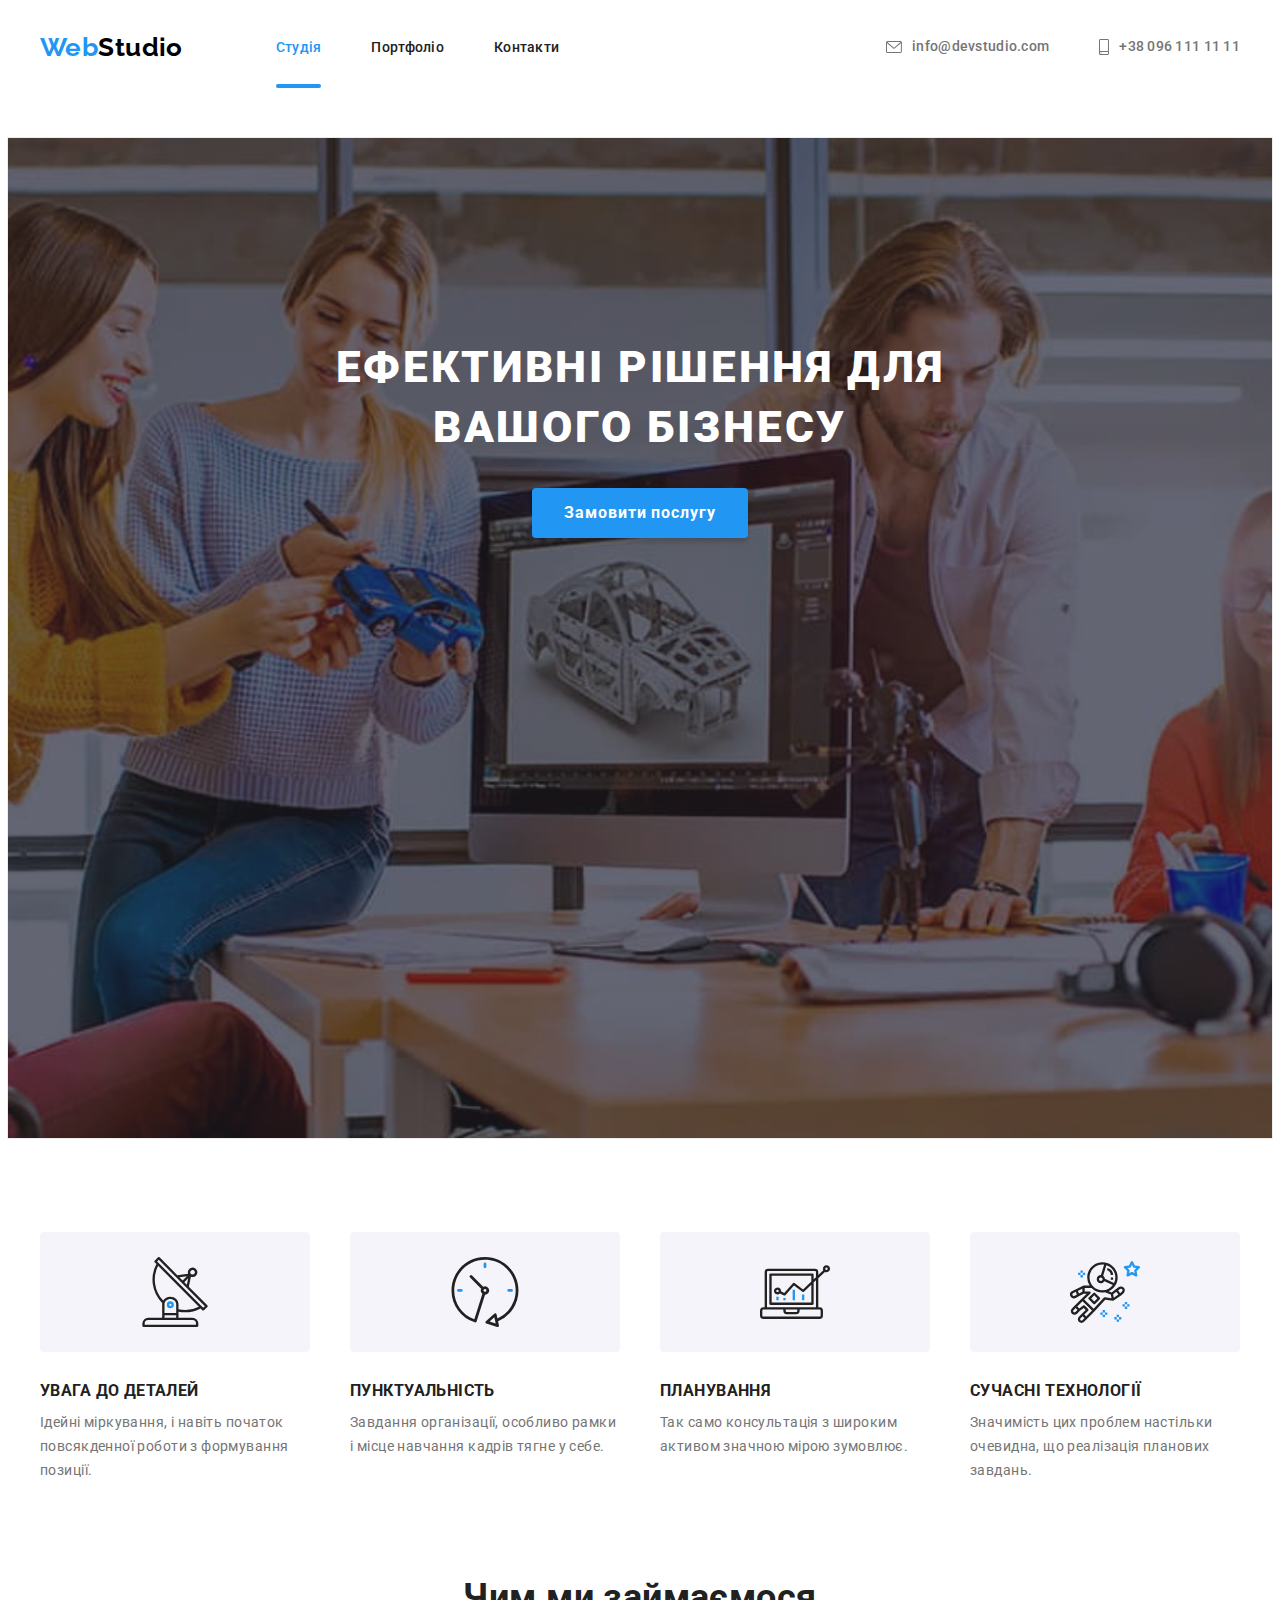
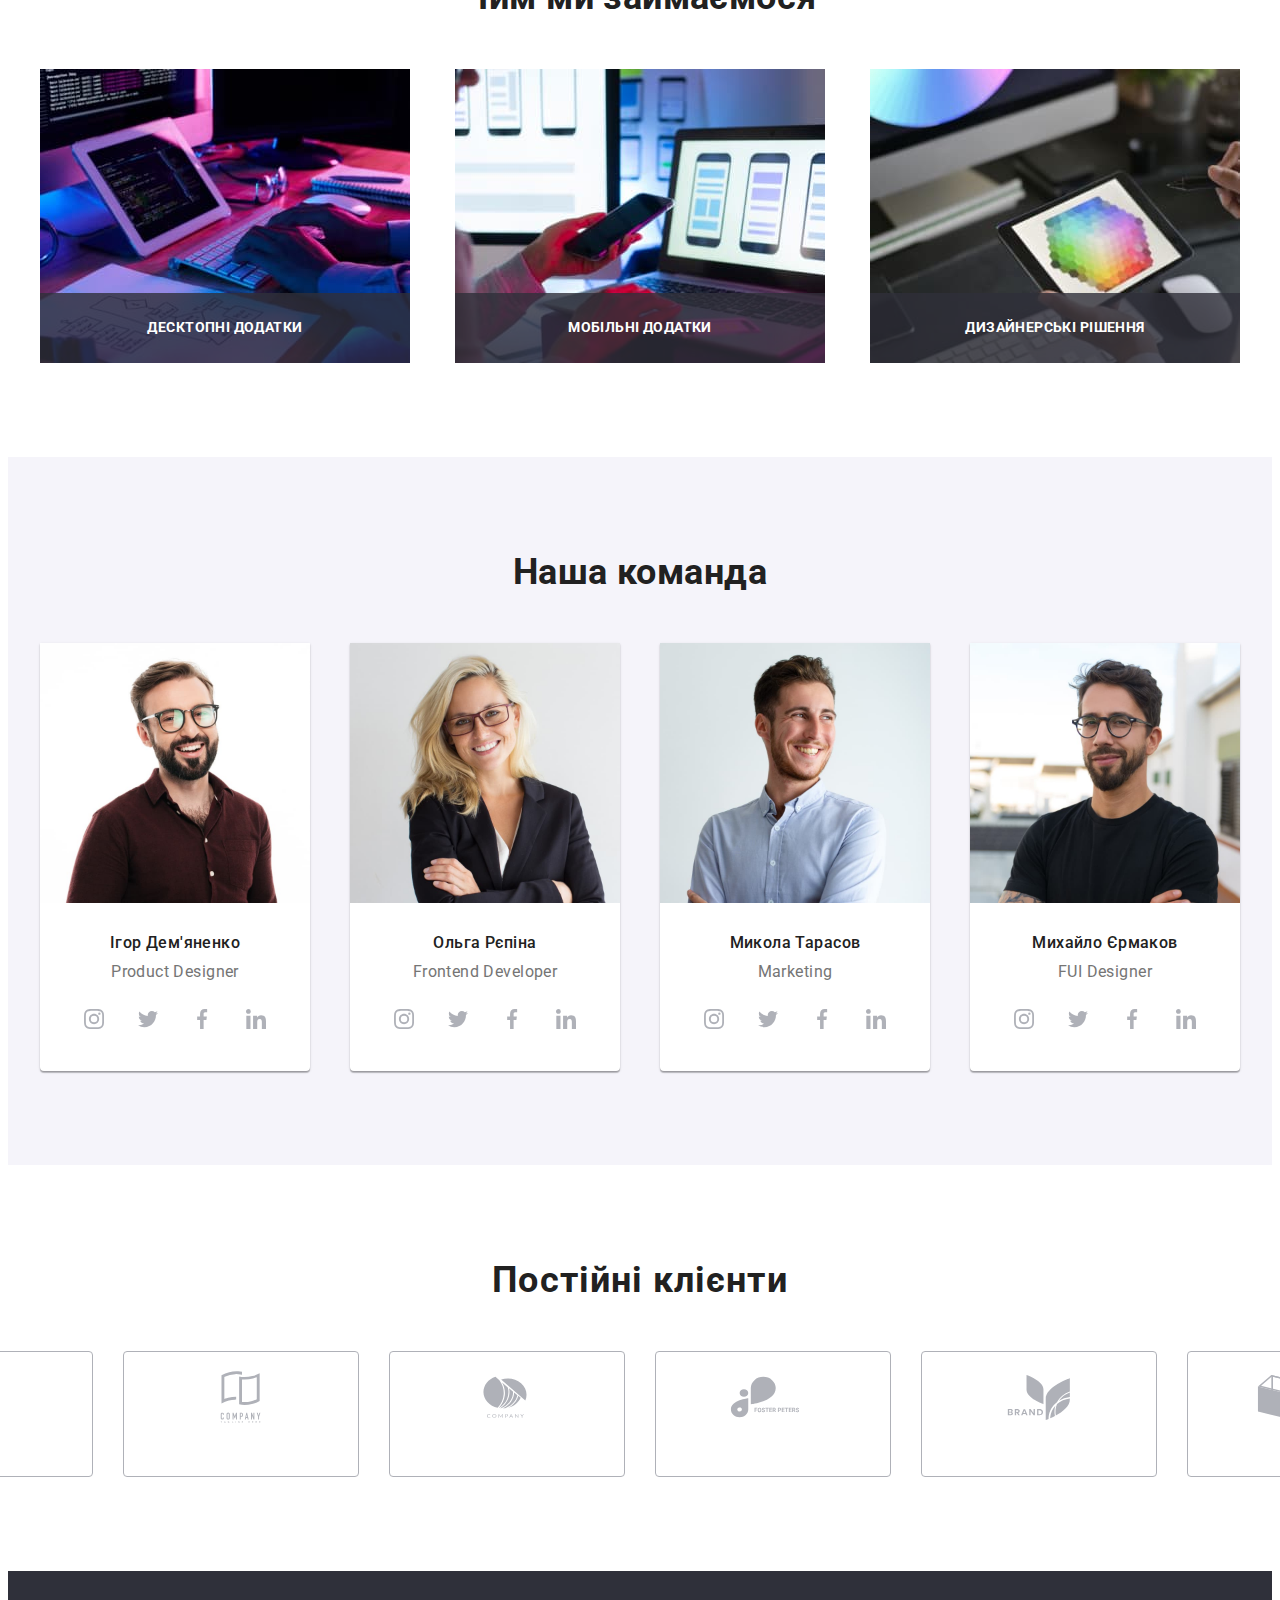
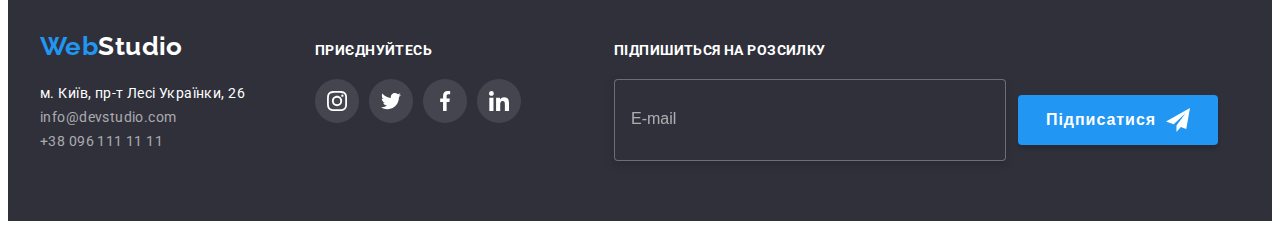
<file: index.html>
<!DOCTYPE html>
<html lang="uk">
  <head>
    <meta charset="UTF-8" />
    <meta http-equiv="X-UA-Compatible" content="IE=edge" />
    <meta name="viewport" content="width=device-width, initial-scale=1.0" />
    <title>WebStudio</title>
    <link
      href="https://fonts.googleapis.com/css2?family=Raleway:wght@700&family=Roboto:wght@400;500;700;900&display=swap"
      rel="stylesheet"
    />
    <link
      rel="stylesheet"
      href="https://cdnjs.cloudflare.com/ajax/libs/modern-normalize/1.1.0/modern-normalize.min.css"
      integrity="sha512-wpPYUAdjBVSE4KJnH1VR1HeZfpl1ub8YT/NKx4PuQ5NmX2tKuGu6U/JRp5y+Y8XG2tV+wKQpNHVUX03MfMFn9Q=="
      crossorigin="anonymous"
      referrerpolicy="no-referrer"
    />
    <link rel="stylesheet" href="./css/main.min.css" />
  </head>

  <body>
    <header class="page-header">
      <div class="container page-header-container">
        <nav class="page-nav">
          <a class="logo" href="./index.html">
            <span class="logo__img">Web</span>Studio
          </a>
          <ul class="nav">
            <li class="nav__link">
              <a
                href="./index.html"
                class="nav__link-name nav__link-name_current"
                >Студія</a
              >
            </li>
            <li class="nav__link">
              <a href="./portfolio.html" class="nav__link-name">Портфоліо</a>
            </li>
            <li class="nav__link">
              <a href="/" class="nav__link-name">Контакти</a>
            </li>
          </ul>
        </nav>
        <ul class="page-nav">
          <li class="page-inform">
            <a href="mailto:info@devstudio.com" class="page-inform__mail">
              <svg class="page-inform__envelope" width="16px" height="12px">
                <use href="./images/symbol-defs.svg#icon-envelope"></use>
              </svg>
              info@devstudio.com
            </a>
          </li>
          <li>
            <a href="tel:+380961111111" class="page-inform__tel">
              <svg class="page-inform__telephone" width="10px" height="16px">
                <use href="./images/symbol-defs.svg#icon-telephone"></use>
              </svg>
              +38 096 111 11 11
            </a>
          </li>
        </ul>
      </div>
    </header>

    <main>
      <section class="decision overlay">
        <div class="container">
          <h1 class="decision-business">
            Ефективні рішення для вашого бізнесу
          </h1>
          <button
            type="button"
            class="decision-business-button"
            data-modal-open
          >
            Замовити послугу
          </button>
        </div>
      </section>

      <section class="characteristic">
        <div class="container">
          <h2 class="visually-hidden">Особливості</h2>
          <ul class="characteristic__features">
            <li>
              <div class="characteristic__link">
                <svg class="characteristic__icon" width="70px" height="70px">
                  <use href="./images/symbol-defs.svg#icon-detail"></use>
                </svg>
              </div>
              <h3 class="characteristic__title">Увага до деталей</h3>
              <p class="characteristic__text">
                Ідейні міркування, і навіть початок повсякденної роботи з
                формування позиції.
              </p>
            </li>
            <li>
              <div class="characteristic__link">
                <svg class="characteristic__icon" width="70px" height="70px">
                  <use href="./images/symbol-defs.svg#icon-punctual"></use>
                </svg>
              </div>
              <h3 class="characteristic__title">Пунктуальність</h3>
              <p class="characteristic__text">
                Завдання організації, особливо рамки і місце навчання кадрів
                тягне у себе.
              </p>
            </li>
            <li>
              <div class="characteristic__link">
                <svg class="characteristic__icon" width="70px" height="70px">
                  <use href="./images/symbol-defs.svg#icon-plan"></use>
                </svg>
              </div>
              <h3 class="characteristic__title">Планування</h3>
              <p class="characteristic__text">
                Так само консультація з широким активом значною мірою зумовлює.
              </p>
            </li>
            <li>
              <div class="characteristic__link">
                <svg class="characteristic__icon" width="70px" height="70px">
                  <use href="./images/symbol-defs.svg#icon-tehnology"></use>
                </svg>
              </div>
              <h3 class="characteristic__title">Сучасні технології</h3>
              <p class="characteristic__text">
                Значимість цих проблем настільки очевидна, що реалізація
                планових завдань.
              </p>
            </li>
          </ul>
        </div>
      </section>

      <section class="work">
        <div class="container">
          <h3 class="work__sens">Чим ми займаємося</h3>
          <ul class="work__img">
            <li class="work__picture">
              <img src="./images/img1.jpg" alt="клавіатура" width="370" />
              <p class="work__labels">Десктопні додатки</p>
            </li>
            <li class="work__picture">
              <img src="./images/img2.jpg" alt="ноут" width="370" />
              <p class="work__labels">Мобільні додатки</p>
            </li>
            <li class="work__picture">
              <img src="./images/img3.jpg" alt="планшет" width="370" />
              <p class="work__labels">Дизайнерські рішення</p>
            </li>
          </ul>
        </div>
      </section>
      <section class="team">
        <div class="container">
          <h2 class="team__people">Наша команда</h2>
          <ul class="team__list">
            <li class="team__card">
              <img src="./images/img4.jpg" alt="Ігор Дем'яненко" width="270" />
              <div class="team__box">
                <h3 class="team__name">Ігор Дем'яненко</h3>
                <p class="team__profession">Product Designer</p>
                <ul class="social-list">
                  <li class="social-list__item">
                    <a href="" class="social-list__link">
                      <svg class="social-list__icon" width="20px" height="20px">
                        <use
                          href="./images/symbol-defs.svg#icon-instagram"
                        ></use>
                      </svg>
                    </a>
                  </li>
                  <li class="social-list__item">
                    <a href="" class="social-list__link">
                      <svg class="social-list__icon" width="20px" height="20px">
                        <use href="./images/symbol-defs.svg#icon-twitter"></use>
                      </svg>
                    </a>
                  </li>
                  <li class="social-list__item">
                    <a href="" class="social-list__link">
                      <svg class="social-list__icon" width="20px" height="20px">
                        <use
                          href="./images/symbol-defs.svg#icon-facebook"
                        ></use>
                      </svg>
                    </a>
                  </li>
                  <li class="social-list__item">
                    <a href="" class="social-list__link">
                      <svg class="social-list__icon" width="20px" height="20px">
                        <use
                          href="./images/symbol-defs.svg#icon-linkedin"
                        ></use>
                      </svg>
                    </a>
                  </li>
                </ul>
              </div>
            </li>
            <li class="team__card">
              <img src="./images/img5.jpg" alt="Ольга Рєпіна" width="270" />
              <div class="team__box">
                <h3 class="team__name">Ольга Рєпіна</h3>
                <p class="team__profession">Frontend Developer</p>
                <ul class="social-list">
                  <li class="social-list__item">
                    <a href="" class="social-list__link">
                      <svg class="social-list__icon" width="20px" height="20px">
                        <use
                          href="./images/symbol-defs.svg#icon-instagram"
                        ></use>
                      </svg>
                    </a>
                  </li>
                  <li class="social-list__item">
                    <a href="" class="social-list__link">
                      <svg class="social-list__icon" width="20px" height="20px">
                        <use href="./images/symbol-defs.svg#icon-twitter"></use>
                      </svg>
                    </a>
                  </li>
                  <li class="social-list__item">
                    <a href="" class="social-list__link">
                      <svg class="social-list__icon" width="20px" height="20px">
                        <use
                          href="./images/symbol-defs.svg#icon-facebook"
                        ></use>
                      </svg>
                    </a>
                  </li>
                  <li class="social-list__item">
                    <a href="" class="social-list__link">
                      <svg class="social-list__icon" width="20px" height="20px">
                        <use
                          href="./images/symbol-defs.svg#icon-linkedin"
                        ></use>
                      </svg>
                    </a>
                  </li>
                </ul>
              </div>
            </li>
            <li class="team__card">
              <img src="./images/img6.jpg" alt="Микола Тарасов" width="270" />
              <div class="team__box">
                <h3 class="team__name">Микола Тарасов</h3>
                <p class="team__profession">Marketing</p>
                <ul class="social-list">
                  <li class="social-list__item">
                    <a href="" class="social-list__link">
                      <svg class="social-list__icon" width="20px" height="20px">
                        <use
                          href="./images/symbol-defs.svg#icon-instagram"
                        ></use>
                      </svg>
                    </a>
                  </li>
                  <li class="social-list__item">
                    <a href="" class="social-list__link">
                      <svg class="social-list__icon" width="20px" height="20px">
                        <use href="./images/symbol-defs.svg#icon-twitter"></use>
                      </svg>
                    </a>
                  </li>
                  <li class="social-list__item">
                    <a href="" class="social-list__link">
                      <svg class="social-list__icon" width="20px" height="20px">
                        <use
                          href="./images/symbol-defs.svg#icon-facebook"
                        ></use>
                      </svg>
                    </a>
                  </li>
                  <li class="social-list__item">
                    <a href="" class="social-list__link">
                      <svg class="social-list__icon" width="20px" height="20px">
                        <use
                          href="./images/symbol-defs.svg#icon-linkedin"
                        ></use>
                      </svg>
                    </a>
                  </li>
                </ul>
              </div>
            </li>
            <li class="team__card">
              <img src="./images/img7.jpg" alt="Михайло Єрмаков" width="270" />
              <div class="team__box">
                <h3 class="team__name">Михайло Єрмаков</h3>
                <p class="team__profession">FUI Designer</p>
                <ul class="social-list">
                  <li class="social-list__item">
                    <a href="" class="social-list__link">
                      <svg class="social-list__icon" width="20px" height="20px">
                        <use
                          href="./images/symbol-defs.svg#icon-instagram"
                        ></use>
                      </svg>
                    </a>
                  </li>
                  <li class="social-list__item">
                    <a href="" class="social-list__link">
                      <svg class="social-list-icon" width="20px" height="20px">
                        <use href="./images/symbol-defs.svg#icon-twitter"></use>
                      </svg>
                    </a>
                  </li>
                  <li class="social-list__item">
                    <a href="" class="social-list__link">
                      <svg class="social-lis__icon" width="20px" height="20px">
                        <use
                          href="./images/symbol-defs.svg#icon-facebook"
                        ></use>
                      </svg>
                    </a>
                  </li>
                  <li class="social-list__item">
                    <a href="" class="social-list__link">
                      <svg class="social-list__icon" width="20px" height="20px">
                        <use
                          href="./images/symbol-defs.svg#icon-linkedin"
                        ></use>
                      </svg>
                    </a>
                  </li>
                </ul>
              </div>
            </li>
          </ul>
        </div>
      </section>
      <section class="clients">
        <div class="container">
          <h2 class="clients__base">Постійні клієнти</h2>
          <ul class="clients__name">
            <li class="clients__list">
              <a href="" class="clients__link">
                <svg class="clients__icon" width="106px" height="60px">
                  <use href="./images/symbol-defs.svg#icon-client1"></use>
                </svg>
              </a>
            </li>
            <li class="clients__list">
              <a href="" class="clients__link">
                <svg class="clients__icon" width="106px" height="60px">
                  <use href="./images/symbol-defs.svg#icon-client2"></use>
                </svg>
              </a>
            </li>
            <li class="clients__list">
              <a href="" class="clients__link">
                <svg class="clients__icon" width="106px" height="60px">
                  <use href="./images/symbol-defs.svg#icon-client3"></use>
                </svg>
              </a>
            </li>
            <li class="clients__list">
              <a href="" class="clients__link">
                <svg class="clients__icon" width="106px" height="60px">
                  <use href="./images/symbol-defs.svg#icon-client4"></use>
                </svg>
              </a>
            </li>
            <li class="clients__list">
              <a href="" class="clients__link">
                <svg class="clients__icon" width="106px" height="60px">
                  <use href="./images/symbol-defs.svg#icon-client5"></use>
                </svg>
              </a>
            </li>
            <li class="clients__list">
              <a href="" class="clients__link">
                <svg class="clients__icon" width="106px" height="60px">
                  <use href="./images/symbol-defs.svg#icon-client6"></use>
                </svg>
              </a>
            </li>
          </ul>
        </div>
      </section>
    </main>

    <footer class="footer">
      <div class="container footer__info">
        <div>
          <a class="footer__logo" href="./index.html">
            <span class="footer__web">Web</span>Studio
          </a>
          <address class="footer__place">
            <ul class="footer__information">
              <li>
                <a
                  href="https://goo.gl/maps/CPtrU1FHBa2aNyZL9"
                  target="_blank"
                  rel="noopener noreferrer nofollow"
                  class="footer__street"
                  >м. Київ, пр-т Лесі Українки, 26</a
                >
              </li>
              <li>
                <a href="mailto:info@devstudio.com" class="footer__mail"
                  >info@devstudio.com</a
                >
              </li>
              <li>
                <a href="tel:+380961111111" class="footer__number"
                  >+38 096 111 11 11</a
                >
              </li>
            </ul>
          </address>
        </div>
        <div class="box">
          <p class="box__down">Приєднуйтесь</p>
          <ul class="box__list">
            <li class="box__item">
              <a href="" class="box__link">
                <svg class="box-icon" width="20px" height="20px">
                  <use href="./images/symbol-defs.svg#icon-instagram"></use>
                </svg>
              </a>
            </li>
            <li class="box__item">
              <a href="" class="box__link">
                <svg class="box__icon" width="20px" height="20px">
                  <use href="./images/symbol-defs.svg#icon-twitter"></use>
                </svg>
              </a>
            </li>
            <li class="box__item">
              <a href="" class="box__link">
                <svg class="box__icon" width="20px" height="20px">
                  <use href="./images/symbol-defs.svg#icon-facebook"></use>
                </svg>
              </a>
            </li>
            <li class="box__item">
              <a href="" class="box__link">
                <svg class="box__icon" width="20px" height="20px">
                  <use href="./images/symbol-defs.svg#icon-linkedin"></use>
                </svg>
              </a>
            </li>
          </ul>
        </div>
        <div class="letter">
          <p class="letter__subscribe">Підпишиться на розсилку</p>
          <form class="letter__link">
            <label>
              <input
                class="letter__mailbox"
                type="email"
                name="e-mail"
                placeholder="E-mail"
            /></label>
            <button class="letter__send" type="submit">
              Підписатися

              <svg class="letter__fly" width="24px" height="24px">
                <use href="./images/symbol-defs.svg#icon-send"></use>
              </svg>
            </button>
          </form>
        </div>
      </div>
    </footer>

    <div class="backdrop is-hidden" data-modal>
      <div class="modal">
        <button type="button" class="close" data-modal-close>
          <svg class="modal-close-button" width="11" height="11">
            <use href="./images/symbol-defs.svg#icon-close"></use>
          </svg>
        </button>
        <form class="modal-form">
          <p class="modal-form-header">
            Залиште свої дані, ми вам передзвонимо
          </p>

          <label class="modal-form-field">
            <span class="modal-form-field-name">Ім'я</span>
            <div class="modal-form-input-box">
              <input
                class="modal-form-input"
                type="text"
                name="user-name"
                required
                pattern="^[a-zA-Zа-яА-я]+"
                minlength="2"
              />
              <svg class="modal-form-input-icon" width="18px" height="18px">
                <use href="./images/symbol-defs.svg#icon-person-black"></use>
              </svg>
            </div>
          </label>

          <label class="modal-form-field">
            <span class="modal-form-field-name">Телефон</span>
            <div class="modal-form-input-box">
              <input
                class="modal-form-input"
                type="tel"
                name="user-telephone"
                required
                pattern="[0-9]{3}-[0-9]{3}-[0-9]{2}-[0-9]{2}"
                title="XXX-XXX-XX-XX"
              />
              <svg class="modal-form-input-icon" width="18px" height="18px">
                <use href="./images/symbol-defs.svg#icon-phone-black"></use>
              </svg>
            </div>
          </label>

          <label class="modal-form-field">
            <span class="modal-form-field-name">Пошта</span>
            <div class="modal-form-input-box">
              <input
                class="modal-form-input"
                type="email"
                name="user-email"
                required
              />
              <svg class="modal-form-input-icon" width="18px" height="18px">
                <use href="./images/symbol-defs.svg#icon-email-black"></use>
              </svg>
            </div>
          </label>

          <label class="modal-form-field">
            <span class="modal-form-field-name">Коментар</span>
            <textarea
              name="user-message"
              class="modal-form-message"
              placeholder="Введіть текст"
            ></textarea>
          </label>

          <label for="user-terms" class="modal-form-check-agreement">
            <input
              id="user-terms"
              type="checkbox"
              name="user-terms"
              class="modal-form-check visually-hidden"
            />
            <span class="modal-form-fake-checkbox"> </span>
            Погоджуюся з розсилкою та приймаю&nbsp;
            <a href="" class="modal-form-doc"> Умови договору</a>
          </label>

          <button type="submit" class="modal-form-sumbit">Відправити</button>
        </form>
      </div>
    </div>

    <script src="./js/modal.js"></script>
  </body>
</html>
</file>
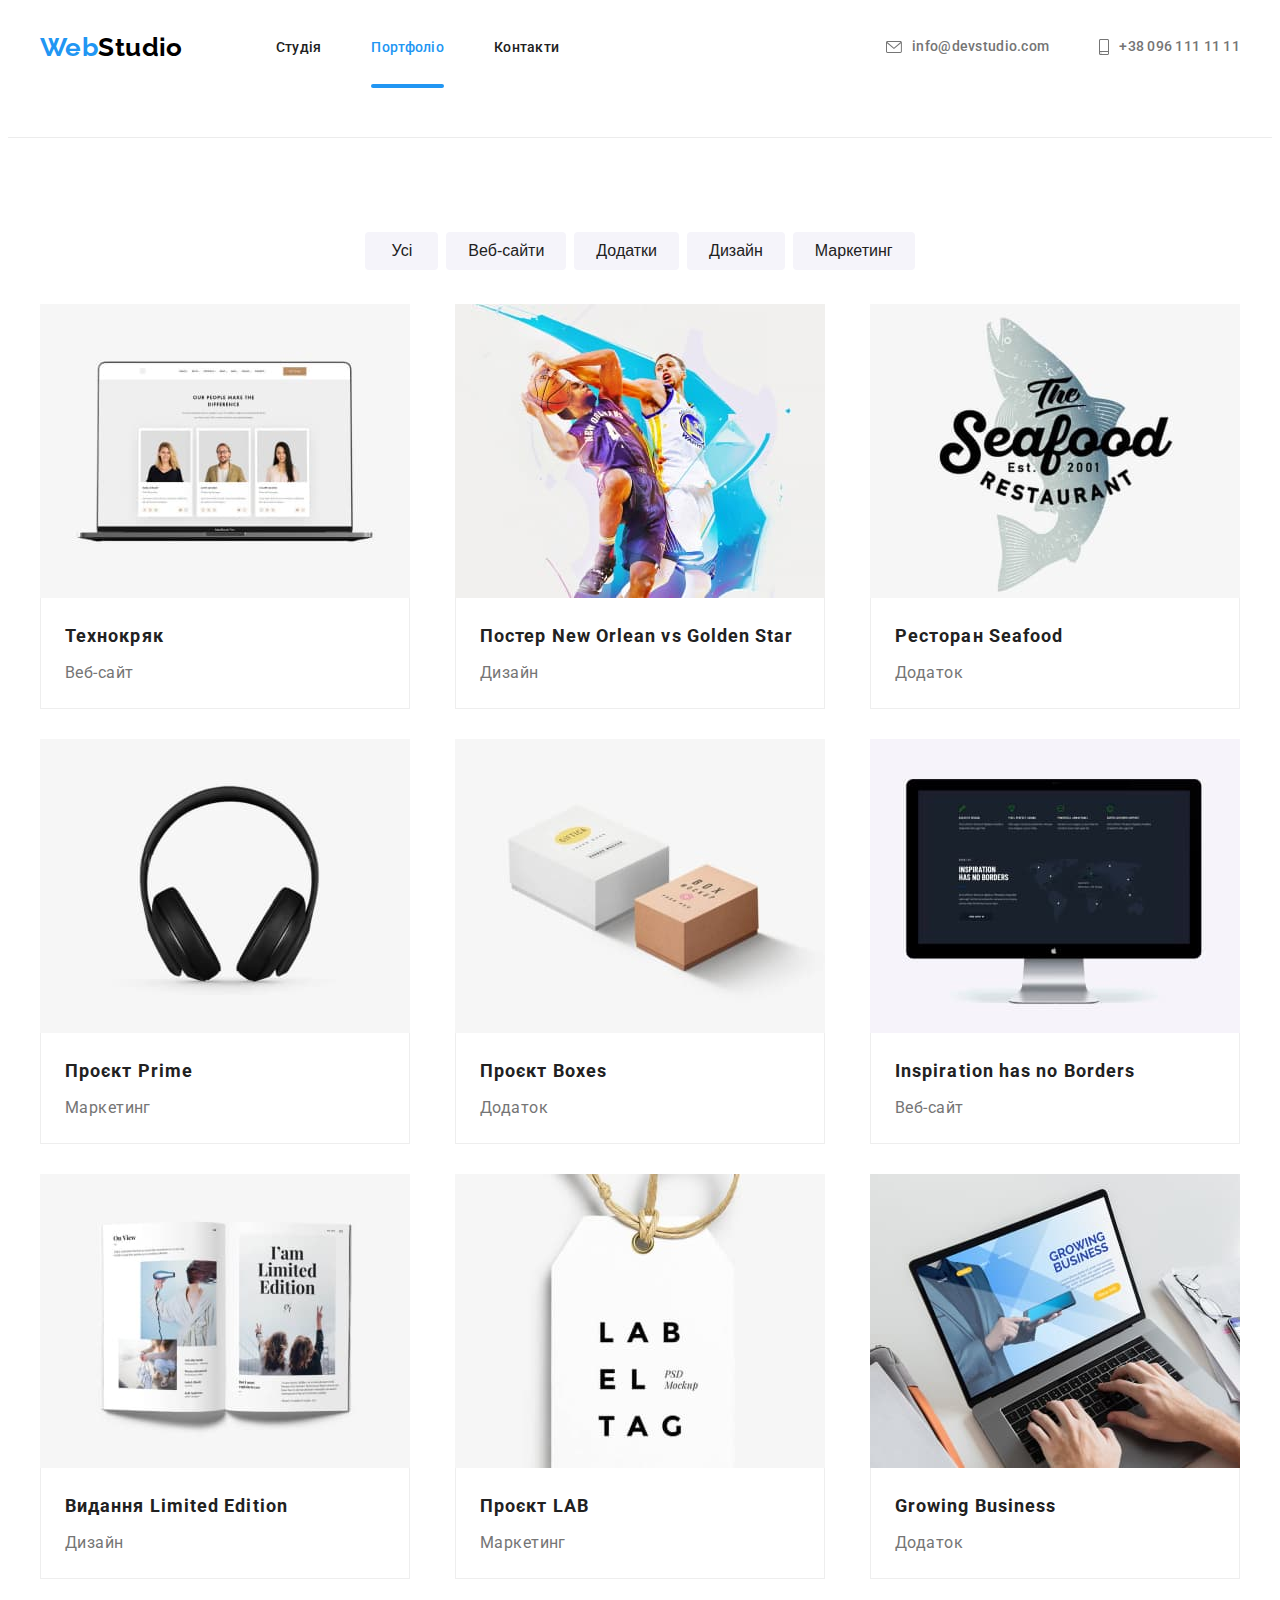
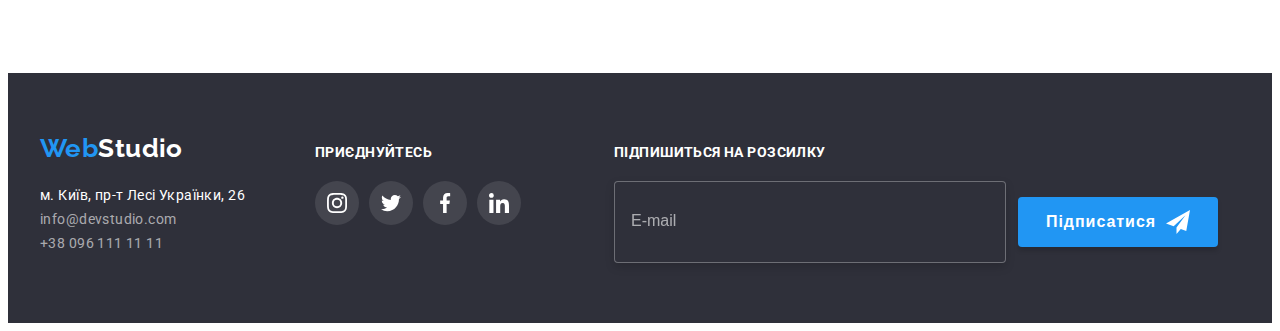
<file: portfolio.html>
<!DOCTYPE html>
<html lang="uk">
  <head>
    <meta charset="UTF-8" />
    <meta http-equiv="X-UA-Compatible" content="IE=edge" />
    <meta name="viewport" content="width=device-width, initial-scale=1.0" />
    <title>WebStudio</title>
    <link
      href="https://fonts.googleapis.com/css2?family=Raleway:wght@700&family=Roboto:wght@400;500;700;900&display=swap"
      rel="stylesheet"
    />
    <link
      rel="stylesheet"
      href="https://cdnjs.cloudflare.com/ajax/libs/modern-normalize/1.1.0/modern-normalize.min.css"
      integrity="sha512-wpPYUAdjBVSE4KJnH1VR1HeZfpl1ub8YT/NKx4PuQ5NmX2tKuGu6U/JRp5y+Y8XG2tV+wKQpNHVUX03MfMFn9Q=="
      crossorigin="anonymous"
      referrerpolicy="no-referrer"
    />
    <link rel="stylesheet" href="css/portfolio.min.css" />
  </head>

  <body>
    <header class="page-header">
      <div class="container page-header-container">
        <nav class="page-nav">
          <a class="logo" href="./index.html">
            <span class="logo__img">Web</span>Studio
          </a>
          <ul class="nav">
            <li class="nav__link">
              <a href="./index.html" class="nav__link-name">Студія</a>
            </li>
            <li class="nav__link">
              <a
                href="./portfolio.html"
                class="nav__link-name nav__link-name_current"
                >Портфоліо</a
              >
            </li>
            <li class="nav__link">
              <a href="/" class="nav__link-name">Контакти</a>
            </li>
          </ul>
        </nav>
        <ul class="page-nav">
          <li class="page-inform">
            <a href="mailto:info@devstudio.com" class="page-inform__mail">
              <svg class="page-inform__envelope" width="16px" height="12px">
                <use href="./images/symbol-defs.svg#icon-envelope"></use>
              </svg>
              info@devstudio.com
            </a>
          </li>
          <li>
            <a href="tel:+380961111111" class="page-inform__tel">
              <svg class="page-inform__telephone" width="10px" height="16px">
                <use href="./images/symbol-defs.svg#icon-telephone"></use>
              </svg>
              +38 096 111 11 11
            </a>
          </li>
        </ul>
      </div>
    </header>

    <main>
      <section class="portfolio">
        <div class="container">
          <h1 class="visually-hidden">Портфоліо</h1>
          <ul class="button-nav">
            <li class="button-nav__choice">
              <button class="button" type="button">Усі</button>
            </li>
            <li class="button-nav__choice">
              <button class="button" type="button">Веб-сайти</button>
            </li>
            <li class="button-nav__choice">
              <button class="button" type="button">Додатки</button>
            </li>
            <li class="button-nav__choice">
              <button class="button" type="button">Дизайн</button>
            </li>
            <li class="button-nav__choice">
              <button class="button" type="button">Маркетинг</button>
            </li>
          </ul>
          <ul class="portfolio-box">
            <li>
              <a href="" class="portfolio-box__text">
                <div class="images-overlay">
                  <img src="./images/img8.jpg" alt="Технокряк" width="370" />
                  <p class="overlay-portfolio">
                    Ресурс пропонує комплексні пропозиції з різним рівнем
                    функціоналу та сервісів. Все це дозволить відвідувачу
                    отримати вичерпні відомості про компанію чи приватну особу.
                  </p>
                </div>
                <div class="portfolio-box__picture">
                  <h2 class="portfolio-box__img">Технокряк</h2>
                  <p class="portfolio-box__name">Веб-сайт</p>
                </div>
              </a>
            </li>
            <li>
              <a href="" class="portfolio-box__text">
                <div class="images-overlay">
                  <img src="./images/img9.jpg" alt="Постер" width="370" />
                  <p class="overlay-portfolio">
                    Ресурс пропонує комплексні пропозиції з різним рівнем
                    функціоналу та сервісів. Все це дозволить відвідувачу
                    отримати вичерпні відомості про компанію чи приватну особу.
                  </p>
                </div>
                <div class="portfolio-box__picture">
                  <h2 class="portfolio-box__img">
                    Постер New Orlean vs Golden Star
                  </h2>
                  <p class="portfolio-box__name">Дизайн</p>
                </div>
              </a>
            </li>
            <li>
              <a href="" class="portfolio-box__text">
                <div class="images-overlay">
                  <img src="./images/img10.jpg" alt="Ресторан" width="370" />
                  <p class="overlay-portfolio">
                    Ресурс пропонує комплексні пропозиції з різним рівнем
                    функціоналу та сервісів. Все це дозволить відвідувачу
                    отримати вичерпні відомості про компанію чи приватну особу.
                  </p>
                </div>
                <div class="portfolio-box__picture">
                  <h2 class="portfolio-box__img">Ресторан Seafood</h2>
                  <p class="portfolio-box__name">Додаток</p>
                </div>
              </a>
            </li>
            <li>
              <a href="" class="portfolio-box__text">
                <div class="images-overlay">
                  <img
                    src="./images/img11.jpg"
                    alt="Проєкт Prime"
                    width="370"
                  />
                  <p class="overlay-portfolio">
                    Ресурс пропонує комплексні пропозиції з різним рівнем
                    функціоналу та сервісів. Все це дозволить відвідувачу
                    отримати вичерпні відомості про компанію чи приватну особу.
                  </p>
                </div>
                <div class="portfolio-box__picture">
                  <h2 class="portfolio-box__img">Проєкт Prime</h2>
                  <p class="portfolio-box__name">Маркетинг</p>
                </div>
              </a>
            </li>
            <li>
              <a href="" class="portfolio-box__text">
                <div class="images-overlay">
                  <img
                    src="./images/img12.jpg"
                    alt="Проєкт Boxes"
                    width="370"
                  />
                  <p class="overlay-portfolio">
                    Ресурс пропонує комплексні пропозиції з різним рівнем
                    функціоналу та сервісів. Все це дозволить відвідувачу
                    отримати вичерпні відомості про компанію чи приватну особу.
                  </p>
                </div>
                <div class="portfolio-box__picture">
                  <h2 class="portfolio-box__img">Проєкт Boxes</h2>
                  <p class="portfolio-box__name">Додаток</p>
                </div>
              </a>
            </li>
            <li>
              <a href="" class="portfolio-box__text">
                <div class="images-overlay">
                  <img src="./images/img13.jpg" alt="Inspiration" width="370" />
                  <p class="overlay-portfolio">
                    Ресурс пропонує комплексні пропозиції з різним рівнем
                    функціоналу та сервісів. Все це дозволить відвідувачу
                    отримати вичерпні відомості про компанію чи приватну особу.
                  </p>
                </div>
                <div class="portfolio-box__picture">
                  <h2 class="portfolio-box__img">Inspiration has no Borders</h2>
                  <p class="portfolio-box__name">Веб-сайт</p>
                </div>
              </a>
            </li>
            <li>
              <a href="" class="portfolio-box__text">
                <div class="images-overlay">
                  <img src="./images/img14.jpg" alt="Видання" width="370" />
                  <p class="overlay-portfolio">
                    Ресурс пропонує комплексні пропозиції з різним рівнем
                    функціоналу та сервісів. Все це дозволить відвідувачу
                    отримати вичерпні відомості про компанію чи приватну особу.
                  </p>
                </div>
                <div class="portfolio-box__picture">
                  <h2 class="portfolio-box__img">Видання Limited Edition</h2>
                  <p class="portfolio-box__name">Дизайн</p>
                </div>
              </a>
            </li>
            <li>
              <a href="" class="portfolio-box__text">
                <div class="images-overlay">
                  <img src="./images/img15.jpg" alt="Проєкт LAB" width="370" />
                  <p class="overlay-portfolio">
                    Ресурс пропонує комплексні пропозиції з різним рівнем
                    функціоналу та сервісів. Все це дозволить відвідувачу
                    отримати вичерпні відомості про компанію чи приватну особу.
                  </p>
                </div>
                <div class="portfolio-box__picture">
                  <h2 class="portfolio-box__img">Проєкт LAB</h2>
                  <p class="portfolio-box__name">Маркетинг</p>
                </div>
              </a>
            </li>
            <li>
              <a href="" class="portfolio-box__text">
                <div class="images-overlay">
                  <img
                    src="./images/img16.jpg"
                    alt="Growing Business"
                    width="370"
                  />
                  <p class="overlay-portfolio">
                    Ресурс пропонує комплексні пропозиції з різним рівнем
                    функціоналу та сервісів. Все це дозволить відвідувачу
                    отримати вичерпні відомості про компанію чи приватну особу.
                  </p>
                </div>
                <div class="portfolio-box__picture">
                  <h2 class="portfolio-box__img">Growing Business</h2>
                  <p class="portfolio-box__name">Додаток</p>
                </div>
              </a>
            </li>
          </ul>
        </div>
      </section>
    </main>
    <footer class="footer">
      <div class="container footer__info">
        <div>
          <a class="footer__logo" href="./index.html">
            <span class="footer__web">Web</span>Studio
          </a>
          <address class="footer__place">
            <ul class="footer__information">
              <li>
                <a
                  href="https://goo.gl/maps/CPtrU1FHBa2aNyZL9"
                  target="_blank"
                  rel="noopener noreferrer nofollow"
                  class="footer__street"
                  >м. Київ, пр-т Лесі Українки, 26</a
                >
              </li>
              <li>
                <a href="mailto:info@devstudio.com" class="footer__mail"
                  >info@devstudio.com</a
                >
              </li>
              <li>
                <a href="tel:+380961111111" class="footer__number"
                  >+38 096 111 11 11</a
                >
              </li>
            </ul>
          </address>
        </div>
        <div class="box">
          <p class="box__down">Приєднуйтесь</p>
          <ul class="box__list">
            <li class="box__item">
              <a href="" class="box__link">
                <svg class="box-icon" width="20px" height="20px">
                  <use href="./images/symbol-defs.svg#icon-instagram"></use>
                </svg>
              </a>
            </li>
            <li class="box__item">
              <a href="" class="box__link">
                <svg class="box__icon" width="20px" height="20px">
                  <use href="./images/symbol-defs.svg#icon-twitter"></use>
                </svg>
              </a>
            </li>
            <li class="box__item">
              <a href="" class="box__link">
                <svg class="box__icon" width="20px" height="20px">
                  <use href="./images/symbol-defs.svg#icon-facebook"></use>
                </svg>
              </a>
            </li>
            <li class="box__item">
              <a href="" class="box__link">
                <svg class="box__icon" width="20px" height="20px">
                  <use href="./images/symbol-defs.svg#icon-linkedin"></use>
                </svg>
              </a>
            </li>
          </ul>
        </div>
        <div class="letter">
          <p class="letter__subscribe">Підпишиться на розсилку</p>
          <form class="letter__link">
            <label>
              <input
                class="letter__mailbox"
                type="email"
                name="e-mail"
                placeholder="E-mail"
            /></label>
            <button class="letter__send" type="submit">
              Підписатися

              <svg class="letter__fly" width="24px" height="24px">
                <use href="./images/symbol-defs.svg#icon-send"></use>
              </svg>
            </button>
          </form>
        </div>
      </div>
    </footer>
  </body>
</html>
</file>
<file: css/main.min.css>
:root{--primary-text-color: #757575;--title-text-color: #212121;--accent-color: #2196f3;--primary-white-color: #ffffff;--secondary-white-color: rgba(255, 255, 255, 0.6);--secondary-black-color: #000000;--primary-background-color: #f5f5f5;--secondary-background-color: #2f303a;--social-link-color: #afb1b8}body{font-size:14px;font-family:Roboto,sans-serif;letter-spacing:.03em;color:var(--primary-text-color);background-color:var(--primary-white-color)}.visually-hidden{position:absolute;white-space:nowrap;width:1px;height:1px;overflow:hidden;border:0;padding:0;clip:rect(0 0 0 0);clip-path:inset(50%);margin:-1px}h1,h2,h3,h4,h5,h6,p{margin-top:0;margin-bottom:0}ul{margin-top:0;margin-bottom:0;padding-left:0}img{display:block}ul{list-style:none}.container{margin-left:auto;margin-right:auto;width:1200px;padding-left:15px;padding-right:15px}.overlay{background-color:#c4c4c4;max-width:1600px;height:600px;margin-left:auto;margin-right:auto;outline:1px solid #ececec;background-image:linear-gradient(rgba(47, 48, 58, 0.4), rgba(47, 48, 58, 0.4)),url(../images/background.jpg);background-repeat:no-repeat;background-position:center;background-size:cover;background-clip:border-box}.decision-business-button{background-color:var(--accent-color);color:var(--primary-white-color);font-weight:700;font-size:16px;line-height:1.87;letter-spacing:.06em;box-shadow:0px 4px 4px rgba(0,0,0,.15);border-radius:4px;cursor:pointer;font-family:inherit;min-width:216px;min-height:50px;border:rgba(0,0,0,0);justify-content:center;padding:10px 32px;transition:background-color 250ms cubic-bezier(0.4, 0, 0.2, 1)}.decision-business-button:hover,.decision-business-button:focus,.decision-business-button:active{background-color:#188ce8;font-weight:700;font-size:16px;line-height:1.87;letter-spacing:.06em;box-shadow:0px 4px 4px rgba(0,0,0,.15);border-radius:4px;border:rgba(0,0,0,0)}.backdrop{position:fixed;top:0;left:0;background-color:rgba(0,0,0,.2);width:100%;height:100%;z-index:100;transition:opacity 250ms cubic-bezier(0.4, 0, 0.2, 1),visibility 250ms cubic-bezier(0.4, 0, 0.2, 1)}.backdrop.is-hidden{opacity:0;pointer-events:none;visibility:hidden}.modal{position:absolute;width:528px;min-height:581px;background:var(--primary-white-color);box-shadow:0px 1px 3px rgba(0,0,0,.12),0px 1px 1px rgba(0,0,0,.14),0px 2px 1px rgba(0,0,0,.2);border-radius:4px;left:50%;top:50%;transform:translate(-50%, -50%);padding:40px}.close{position:absolute;top:8px;right:8px;display:flex;justify-content:center;align-items:center;width:30px;height:30px;background-color:rgba(0,0,0,0);border:1px solid rgba(0,0,0,.1);border-radius:50%;padding:0;transition:fill 250ms cubic-bezier(0.4, 0, 0.2, 1);cursor:pointer}.modal-form{display:flex;flex-direction:column}.close:hover,.close:focus{fill:var(--accent-color)}.modal-form-input{width:100%;height:40px;font-size:12px;color:var(--primary-text-color);padding-left:42px;border:1px solid rgba(33,33,33,.2);border-radius:4px;transition:border-color 250ms cubic-bezier(0.4, 0, 0.2, 1)}.modal-form-input:focus{outline:none;border-color:var(--accent-color)}.modal-form-field{margin-bottom:10px}.modal-form-header{font-weight:700;font-size:20px;line-height:1.15;text-align:center;letter-spacing:.03em;color:var(--title-text-color);margin-bottom:12px}.modal-form-field-name{font-size:12px;line-height:1.17px;letter-spacing:.01em;color:var(--primary-text-color)}.modal-form-input-box{position:relative;margin-top:4px}.modal-form-input-icon{position:absolute;top:50%;left:12px;transform:translateY(-50%);display:block;transition:fill 250ms cubic-bezier(0.4, 0, 0.2, 1)}.modal-form-input:focus+.modal-form-input-icon{fill:var(--accent-color)}.modal-form-message{resize:none;width:100%;height:120px;font-size:12px;border:1px solid rgba(33,33,33,.2);border-radius:4px;padding:12px 16px;margin-top:4px;transition:border-color 250ms cubic-bezier(0.4, 0, 0.2, 1)}.modal-form-message:focus{outline:none;border-color:var(--accent-color)}.modal-form-message::placeholder{font-size:12px;line-height:1.17px;letter-spacing:.01em;color:rgba(117,117,117,.5)}.modal-form-fake-checkbox{width:16px;height:15px;border-radius:2px;border:1px solid var(--title-text-color);cursor:pointer;margin-right:9px}.modal-form-fake{background-color:var(--accent-color);outline:.2px solid var(--accent-color);opacity:0}.modal-form-check:checked+.modal-form-fake-checkbox{opacity:1;background-color:var(--accent-color);border-radius:2px;border:.2px solid var(--accent-color);background-image:url(../images/icon\ check.svg);background-size:contain;background-origin:border-box}.modal-form-check:focus+.modal-form-fake-checkbox{opacity:1}.modal-form-check{transition:outline 250ms cubic-bezier(0.4, 0, 0.2, 1)}.modal-form-check-agreement{display:flex;align-items:center;line-height:1.71;color:var(--primary-text-color);margin-bottom:30px;margin-top:20px}.modal-form-doc{color:var(--accent-color)}.modal-form-sumbit{width:200px;height:50px;background-color:var(--accent-color);border:rgba(0,0,0,0);box-shadow:0px 4px 4px rgba(0,0,0,.15);border-radius:4px;font-weight:700;font-size:16px;line-height:1.875;letter-spacing:.06em;color:var(--primary-white-color);padding:10px 52px;cursor:pointer;align-self:center;transition:background-color 250ms cubic-bezier(0.4, 0, 0.2, 1)}.modal-form-sumbit:hover,.modal-form-sumbit:focus{background-color:#188ce8;border:rgba(0,0,0,0);box-shadow:0px 4px 4px rgba(39,31,31,.15);border-radius:4px;font-weight:700;font-size:16px;line-height:1.875;letter-spacing:.06em;color:var(--primary-white-color)}.page-header{padding-top:24px;padding-bottom:25px;height:80px;border-bottom:1px solid #ececec}.page-header-container{display:flex;align-items:center;justify-content:space-between}.page-nav{display:flex;align-items:center}.logo{color:var(--secondary-black-color);font-family:Raleway;font-weight:700;font-size:26px;line-height:1.19;text-decoration:none;margin-right:93px}.logo__img{color:var(--accent-color)}.nav{display:flex;align-items:center}.nav__link-name{color:var(--title-text-color);font-weight:500;line-height:1.14;letter-spacing:.02em;text-decoration:none}.nav__link-name:hover,.nav__link-name:focus{color:var(--accent-color);transition:color 250ms cubic-bezier(0.4, 0, 0.2, 1)}.nav__link-name_current{color:var(--accent-color);font-weight:500;line-height:1.14;letter-spacing:.02em;position:relative}.nav__link-name_current::after{content:"";position:absolute;display:block;background-color:var(--accent-color);width:100%;height:4px;border-radius:2px;margin-top:28px}.nav__link:not(:last-child){margin-right:50px}.page-inform{margin-right:50px}.page-inform__mail,.page-inform__tel{display:flex;align-items:center;color:var(--primary-text-color);font-weight:500;line-height:1.14;letter-spacing:.02em;text-decoration:none;fill:currentColor;transition:color 250ms cubic-bezier(0.4, 0, 0.2, 1)}.page-inform__mail:hover,.page-inform__mail:focus,.page-inform__mail:active,.page-inform__tel:hover,.page-inform__tel:focus,.page-inform__tel:active{color:var(--accent-color)}.page-inform__envelope{margin-right:10px;transition:fill 250ms cubic-bezier(0.4, 0, 0.2, 1)}.page-inform__envelope:hover,.page-inform__envelope:focus,.page-inform__envelope:active{fill:var(--accent-color)}.page-inform__telephone{margin-right:10px;transition:fill 250ms cubic-bezier(0.4, 0, 0.2, 1)}.page-inform__telephone:hover,.page-inform__telephone:focus,.page-inform__telephone:active{fill:var(--accent-color)}.decision{padding-top:200px;padding-bottom:200px;text-align:center}.decision-business{color:var(--primary-white-color);font-weight:900;font-size:44px;line-height:1.36;text-align:center;letter-spacing:.06em;text-transform:uppercase;margin-left:auto;margin-right:auto;width:696px;margin-bottom:30px}.characteristic{padding-top:94px;padding-bottom:94px}.characteristic__features{display:flex;justify-content:space-between}.characteristic__title{color:var(--title-text-color);font-weight:700;line-height:1.14;text-transform:uppercase;margin-bottom:10px}.characteristic__text{color:var(--primary-text-color);line-height:1.71;width:270px}.characteristic__link{display:flex;justify-content:center;background:#f5f4fa;border-radius:4px;width:270px;height:120px;align-items:center;margin-bottom:30px}.characteristic__icon{fill:var(--title-text-color)}.team{background-color:#f5f4fa;padding-top:94px;padding-bottom:94px}.team__people{color:var(--title-text-color);font-weight:700;font-size:36px;line-height:1.17;text-align:center;margin-bottom:50px}.team__list{display:flex;justify-content:space-between;align-items:center}.team__card{background-color:var(--primary-white-color);box-shadow:0px 1px 3px rgba(0,0,0,.12),0px 1px 1px rgba(0,0,0,.14),0px 2px 1px rgba(0,0,0,.2);border-radius:0px 0px 4px 4px}.team__box{padding:30px 30px}.team__name{color:var(--title-text-color);font-weight:500;font-size:16px;line-height:1.19;margin-bottom:10px;text-align:center}.team__profession{color:var(--primary-text-color);font-size:16px;line-height:1.19;text-align:center;margin-bottom:16px}.social-list{display:flex;justify-content:center;gap:10px}.social-list__link{display:flex;justify-content:center;align-items:center;width:44px;height:44px;border-radius:50%;background-color:var(--primary-white-color);fill:var(--social-link-color);transition:fill 250ms cubic-bezier(0.4, 0, 0.2, 1),background-color 250ms cubic-bezier(0.4, 0, 0.2, 1)}.social-list__link:hover,.social-list__link:focus{background-color:var(--accent-color);fill:var(--primary-white-color)}.work{padding-bottom:94px}.work__sens{color:var(--title-text-color);text-align:center;font-weight:700;font-size:36px;line-height:1.17;text-align:center;margin-bottom:50px}.work__img{display:flex;justify-content:space-between}.work__picture{position:relative}.work__labels{position:absolute;left:0;top:224px;font-weight:700;font-size:14px;line-height:1.14;text-align:center;text-transform:uppercase;color:var(--primary-white-color);background-color:rgba(47,48,58,.8);width:370px;height:70px;display:flex;align-items:center;justify-content:center}.clients{background-color:var(--primary-white-color);padding-top:94px;padding-bottom:94px}.clients__base{font-weight:700;font-size:36px;line-height:1.17;text-align:center;letter-spacing:.03em;color:var(--title-text-color);margin-bottom:50px}.clients__name{display:flex;justify-content:center;gap:30px}.clients__link{text-align:center;width:170px;height:92px;display:flex;justify-content:center;border:1px solid #afb1b8;border-radius:4px;fill:#afb1b8;padding:16px 32px}.clients__link:hover,.clients__link:focus{fill:var(--accent-color);border:1px solid var(--accent-color);transition:border 250ms cubic-bezier(0.4, 0, 0.2, 1),fill 250ms cubic-bezier(0.4, 0, 0.2, 1)}.footer{background-color:var(--secondary-background-color);padding-top:60px;padding-bottom:60px}.footer__info{display:flex;align-items:baseline}.footer__logo{font-family:"Raleway";color:var(--primary-white-color);font-weight:700;font-size:26px;line-height:1.19;text-decoration:none}.footer__web{color:var(--accent-color)}.footer__information:not(:last-child){margin-bottom:9px}.footer__place{margin-top:20px}.footer__street{color:var(--primary-white-color);line-height:1.71;font-style:normal;text-decoration:none}.footer__mail,.footer__number{color:var(--secondary-white-color);line-height:1.71;font-style:normal;text-decoration:none}.footer__mail:hover,.footer__mail:focus,.footer__mail:active,.footer__mail:hover,.footer__mail:focus,.footer__mail:active,.footer__number:hover,.footer__number:focus,.footer__number:active,.footer__number:hover,.footer__number:focus,.footer__number:active{color:var(--accent-color);transition:color 250ms cubic-bezier(0.4, 0, 0.2, 1)}.box{display:block;align-items:center;margin-left:70px}.box__down{font-weight:700;line-height:1.14;font-size:14px;letter-spacing:.03em;text-transform:uppercase;margin-bottom:20px;color:var(--primary-white-color)}.box__list{display:flex;justify-content:center;gap:10px}.box__link{display:flex;justify-content:center;align-items:center;width:44px;height:44px;fill:var(--primary-white-color);background-color:rgba(255,255,255,.1);border-radius:50%;transition:background-color 250ms cubic-bezier(0.4, 0, 0.2, 1)}.box__link:hover,.box__link:focus{background-color:var(--accent-color)}.letter{display:block;align-items:center;margin-left:93px}.letter__subscribe{font-weight:700;line-height:1.14;font-size:14px;text-transform:uppercase;color:var(--primary-white-color);margin-bottom:20px}.letter__mailbox{display:inline-block;width:358px;height:50px;border:1px solid rgba(255,255,255,.3);filter:drop-shadow(0px 4px 4px rgba(0, 0, 0, 0.15));border-radius:4px;font-size:12px;background:var(--secondary-background-color);color:var(--primary-white-color);padding:15px 16px}.letter__mailbox::placeholder{font-size:16px;line-height:1.25;color:rgba(255,255,255,.6)}.letter__send{width:200px;height:50px;margin-left:12px;background:var(--accent-color);box-shadow:0px 4px 4px rgba(0,0,0,.15);border-radius:4px;color:var(--primary-white-color);font-weight:700;font-size:16px;line-height:1.875;letter-spacing:.06em;display:flex;justify-content:center;align-items:center;border:rgba(0,0,0,0);cursor:pointer}.letter__link{display:flex;justify-content:center;align-items:center}.letter__fly{color:var(--primary-white-color);margin-left:10px}/*# sourceMappingURL=main.min.css.map */
</file>
<file: css/portfolio.min.css>
:root{--primary-text-color: #757575;--title-text-color: #212121;--accent-color: #2196f3;--primary-white-color: #ffffff;--secondary-white-color: rgba(255, 255, 255, 0.6);--secondary-black-color: #000000;--primary-background-color: #f5f5f5;--secondary-background-color: #2f303a;--social-link-color: #afb1b8}body{font-size:14px;font-family:Roboto,sans-serif;letter-spacing:.03em;color:var(--primary-text-color);background-color:var(--primary-white-color)}.visually-hidden{position:absolute;white-space:nowrap;width:1px;height:1px;overflow:hidden;border:0;padding:0;clip:rect(0 0 0 0);clip-path:inset(50%);margin:-1px}h1,h2,h3,h4,h5,h6,p{margin-top:0;margin-bottom:0}ul{margin-top:0;margin-bottom:0;padding-left:0}img{display:block}ul{list-style:none}.container{margin-left:auto;margin-right:auto;width:1200px;padding-left:15px;padding-right:15px}.button-nav{display:flex;align-items:center;justify-content:center;margin-bottom:34px}.button-nav__choice:not(:last-child){margin-right:8px}.button{color:var(--title-text-color);background-color:#f5f4fa;border-radius:4px;font-weight:500;font-size:16px;line-height:1.62;min-width:73px;height:38px;border:rgba(0,0,0,0);padding:6px 22px}.button:hover,.button:focus,.button:active{background-color:var(--accent-color);color:var(--primary-white-color);font-weight:500;font-size:16px;line-height:1.62;text-align:center;box-shadow:0px 3px 1px rgba(0,0,0,.1),0px 1px 2px rgba(0,0,0,.08),0px 2px 2px rgba(0,0,0,.12);border-radius:4px;cursor:pointer;font-family:inherit;transition:background-color 250ms cubic-bezier(0.4, 0, 0.2, 1),color 250ms cubic-bezier(0.4, 0, 0.2, 1)}.images-overlay{position:relative;overflow:hidden}.overlay-portfolio{position:absolute;top:0;left:0;background-color:rgba(33,150,243,.9);font-size:18px;line-height:1.56;color:var(--primary-white-color);padding:63px 24px;width:100%;height:100%;opacity:0;transition:transform 250ms cubic-bezier(0.4, 0, 0.2, 1),opacity 250ms cubic-bezier(0.4, 0, 0.2, 1);transform:translate(0, 100%)}.portfolio{padding-top:94px;padding-bottom:94px}.portfolio-box{background-color:var(--primary-white-color);border-radius:4px;display:flex;align-items:center;justify-content:space-between;flex-wrap:wrap;gap:30px}.portfolio-box__text{display:inline-block;text-decoration:none}.portfolio-box__text:hover,.portfolio-box__text:focus,.portfolio-box__text:active{box-shadow:0px 1px 1px rgba(0,0,0,.12),0px 4px 4px rgba(0,0,0,.06),1px 4px 6px rgba(0,0,0,.16)}.portfolio-box__text:hover .overlay-portfolio,.portfolio-box__text:focus .overlay-portfolio{transform:translate(0, 0);opacity:1}.portfolio-box__picture{padding:20px 24px;border-left:1px solid #eee;border-bottom:1px solid #eee;border-right:1px solid #eee}.portfolio-box__img{color:var(--title-text-color);font-weight:700;font-size:18px;line-height:2;letter-spacing:.06em;margin-bottom:4px}.portfolio-box__name{color:var(--primary-text-color);font-size:16px;line-height:1.87}.page-header{padding-top:24px;padding-bottom:25px;height:80px;border-bottom:1px solid #ececec}.page-header-container{display:flex;align-items:center;justify-content:space-between}.page-nav{display:flex;align-items:center}.logo{color:var(--secondary-black-color);font-family:Raleway;font-weight:700;font-size:26px;line-height:1.19;text-decoration:none;margin-right:93px}.logo__img{color:var(--accent-color)}.nav{display:flex;align-items:center}.nav__link-name{color:var(--title-text-color);font-weight:500;line-height:1.14;letter-spacing:.02em;text-decoration:none}.nav__link-name:hover,.nav__link-name:focus{color:var(--accent-color);transition:color 250ms cubic-bezier(0.4, 0, 0.2, 1)}.nav__link-name_current{color:var(--accent-color);font-weight:500;line-height:1.14;letter-spacing:.02em;position:relative}.nav__link-name_current::after{content:"";position:absolute;display:block;background-color:var(--accent-color);width:100%;height:4px;border-radius:2px;margin-top:28px}.nav__link:not(:last-child){margin-right:50px}.page-inform{margin-right:50px}.page-inform__mail,.page-inform__tel{display:flex;align-items:center;color:var(--primary-text-color);font-weight:500;line-height:1.14;letter-spacing:.02em;text-decoration:none;fill:currentColor;transition:color 250ms cubic-bezier(0.4, 0, 0.2, 1)}.page-inform__mail:hover,.page-inform__mail:focus,.page-inform__mail:active,.page-inform__tel:hover,.page-inform__tel:focus,.page-inform__tel:active{color:var(--accent-color)}.page-inform__envelope{margin-right:10px;transition:fill 250ms cubic-bezier(0.4, 0, 0.2, 1)}.page-inform__envelope:hover,.page-inform__envelope:focus,.page-inform__envelope:active{fill:var(--accent-color)}.page-inform__telephone{margin-right:10px;transition:fill 250ms cubic-bezier(0.4, 0, 0.2, 1)}.page-inform__telephone:hover,.page-inform__telephone:focus,.page-inform__telephone:active{fill:var(--accent-color)}.footer{background-color:var(--secondary-background-color);padding-top:60px;padding-bottom:60px}.footer__info{display:flex;align-items:baseline}.footer__logo{font-family:"Raleway";color:var(--primary-white-color);font-weight:700;font-size:26px;line-height:1.19;text-decoration:none}.footer__web{color:var(--accent-color)}.footer__information:not(:last-child){margin-bottom:9px}.footer__place{margin-top:20px}.footer__street{color:var(--primary-white-color);line-height:1.71;font-style:normal;text-decoration:none}.footer__mail,.footer__number{color:var(--secondary-white-color);line-height:1.71;font-style:normal;text-decoration:none}.footer__mail:hover,.footer__mail:focus,.footer__mail:active,.footer__mail:hover,.footer__mail:focus,.footer__mail:active,.footer__number:hover,.footer__number:focus,.footer__number:active,.footer__number:hover,.footer__number:focus,.footer__number:active{color:var(--accent-color);transition:color 250ms cubic-bezier(0.4, 0, 0.2, 1)}.box{display:block;align-items:center;margin-left:70px}.box__down{font-weight:700;line-height:1.14;font-size:14px;letter-spacing:.03em;text-transform:uppercase;margin-bottom:20px;color:var(--primary-white-color)}.box__list{display:flex;justify-content:center;gap:10px}.box__link{display:flex;justify-content:center;align-items:center;width:44px;height:44px;fill:var(--primary-white-color);background-color:rgba(255,255,255,.1);border-radius:50%;transition:background-color 250ms cubic-bezier(0.4, 0, 0.2, 1)}.box__link:hover,.box__link:focus{background-color:var(--accent-color)}.letter{display:block;align-items:center;margin-left:93px}.letter__subscribe{font-weight:700;line-height:1.14;font-size:14px;text-transform:uppercase;color:var(--primary-white-color);margin-bottom:20px}.letter__mailbox{display:inline-block;width:358px;height:50px;border:1px solid rgba(255,255,255,.3);filter:drop-shadow(0px 4px 4px rgba(0, 0, 0, 0.15));border-radius:4px;font-size:12px;background:var(--secondary-background-color);color:var(--primary-white-color);padding:15px 16px}.letter__mailbox::placeholder{font-size:16px;line-height:1.25;color:rgba(255,255,255,.6)}.letter__send{width:200px;height:50px;margin-left:12px;background:var(--accent-color);box-shadow:0px 4px 4px rgba(0,0,0,.15);border-radius:4px;color:var(--primary-white-color);font-weight:700;font-size:16px;line-height:1.875;letter-spacing:.06em;display:flex;justify-content:center;align-items:center;border:rgba(0,0,0,0);cursor:pointer}.letter__link{display:flex;justify-content:center;align-items:center}.letter__fly{color:var(--primary-white-color);margin-left:10px}/*# sourceMappingURL=portfolio.min.css.map */
</file>
